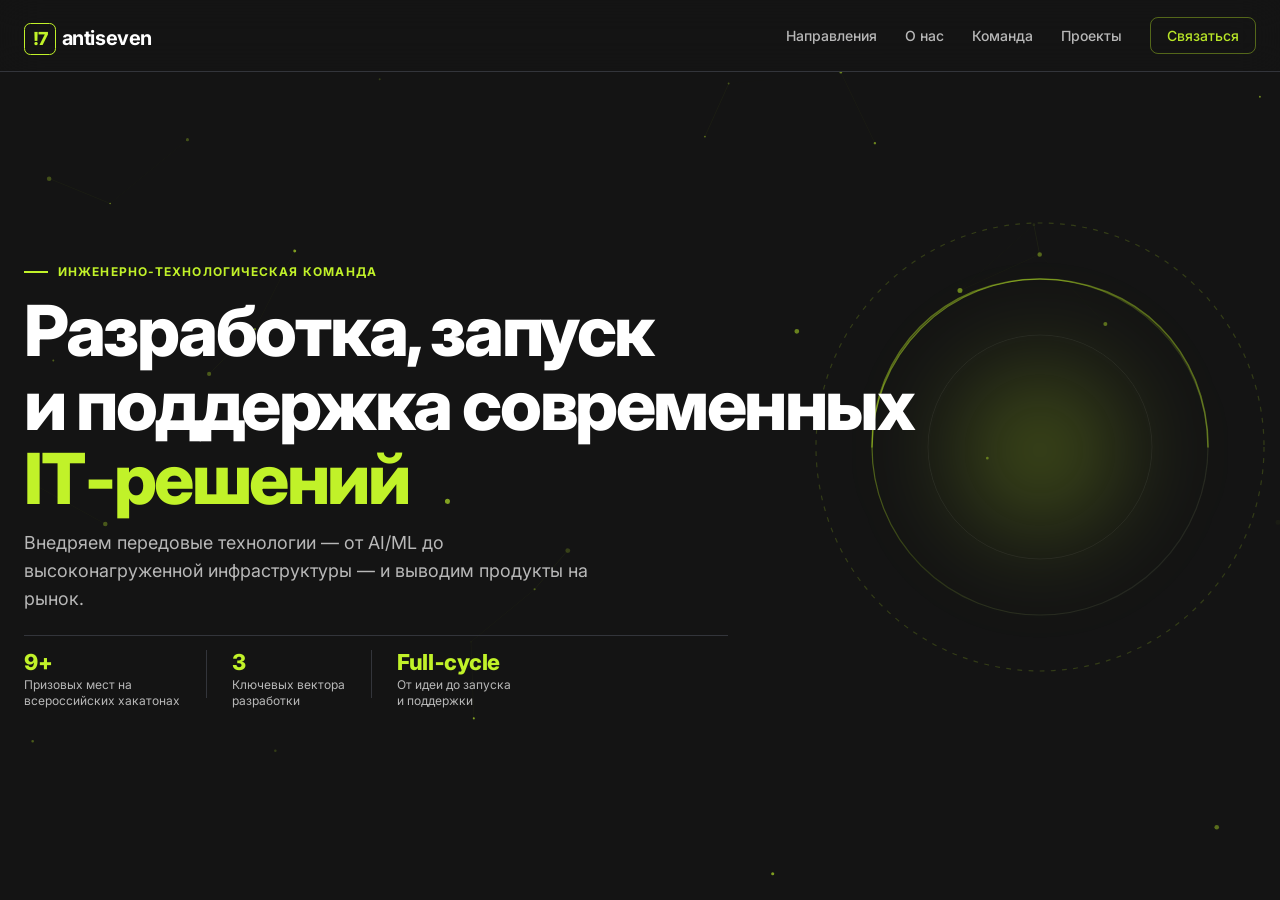
<file: index.html>
<!DOCTYPE html>
<html lang="ru">
<head>
  <meta charset="UTF-8" />
  <meta name="viewport" content="width=device-width, initial-scale=1.0, maximum-scale=1.0, user-scalable=no" />
  <meta name="theme-color" content="#141414" />
  <title>Antiseven — Разработка и запуск IT-решений</title>
  <meta name="description" content="Antiseven — команда по разработке, запуску и поддержке современных IT-решений. Web/Native, AI/ML-интеграции, продуктовая аналитика." />
  <meta name="yandex-verification" content="0733d2f817632b8b" />

    <script type="application/ld+json">
  {
    "@context": "https://schema.org",
    "@type": "WebSite",
    "name": "Antiseven",
    "alternateName": ["Anti7", "Antiseven — Разработка и запуск IT-решений"],
    "url": "https://antiseven.is-a.dev/"
  }
  </script>

  <!-- Preload only above-the-fold images (slide 1 & 4) -->
  <link rel="preload" as="image" href="assets/avatars/valeriy.webp" />
  <link rel="preload" as="image" href="assets/avatars/yaroslav.webp" />
  <link rel="preload" as="image" href="assets/projects/nuclear_it_hack.webp" fetchpriority="high" />

  <link rel="preconnect" href="https://fonts.googleapis.com" />
  <link rel="preconnect" href="https://fonts.gstatic.com" crossorigin />
  <link href="https://fonts.googleapis.com/css2?family=Inter:wght@400;500;600;700;800&display=swap" rel="stylesheet" />

  <link rel="stylesheet" href="style.css" />
</head>
<body>

  <canvas id="particle-canvas" class="global-particle-canvas" aria-hidden="true"></canvas>

  <header class="site-header" id="site-header">
    <div class="header-inner">
      <a href="#slide-1" class="header-logo"><span class="logo-mark">!7</span> <span class="logo-name">antiseven</span></a>
      <nav class="header-nav">
        <a href="#slide-2" class="nav-link">Направления</a>
        <a href="#slide-3" class="nav-link">О нас</a>
        <a href="#slide-4" class="nav-link">Команда</a>
        <a href="#slide-5" class="nav-link" data-nav-target="projects">Проекты</a>
        <a href="#slide-8" class="nav-link nav-link--accent">Связаться</a>
      </nav>
      <button class="mobile-toggle" id="mobile-toggle" aria-label="Меню">
        <span></span><span></span>
      </button>
    </div>
  </header>

  <div class="mobile-menu" id="mobile-menu">
    <a href="#slide-1">Главная</a>
    <a href="#slide-2">Направления сотрудничества</a>
    <a href="#slide-3">О нашей команде</a>
    <a href="#slide-4">Команда</a>
    <a href="#slide-5">Проекты — Часть 1</a>
    <a href="#slide-6">Проекты — Часть 2</a>
    <a href="#slide-7">Проекты — Часть 3</a>
    <a href="#slide-8">Связаться</a>
  </div>

  <div class="slides-container" id="slides-container">

    <section class="slide-section" id="slide-1">
      <div class="hero-frame-graphic" aria-hidden="true">
        <svg viewBox="0 0 600 600" fill="none" xmlns="http://www.w3.org/2000/svg">
          <circle cx="300" cy="300" r="280" stroke="rgba(193, 242, 41, 0.18)" stroke-width="1.5" stroke-dasharray="6 8" />
          <circle cx="300" cy="300" r="210" stroke="url(#hero-circle-grad)" stroke-width="1.5" />
          <circle cx="300" cy="300" r="140" stroke="rgba(255, 255, 255, 0.08)" stroke-width="1" />
          <path d="M 90 300 C 90 180, 180 90, 300 90 C 420 90, 510 180, 510 300" stroke="rgba(193, 242, 41, 0.4)" stroke-width="2" stroke-linecap="round" />
          <defs>
            <linearGradient id="hero-circle-grad" x1="90" y1="90" x2="510" y2="510" gradientUnits="userSpaceOnUse">
              <stop stop-color="#C1F229" stop-opacity="0.6" />
              <stop offset="0.5" stop-color="#C1F229" stop-opacity="0.15" />
              <stop offset="1" stop-color="#FFFFFF" stop-opacity="0.05" />
            </linearGradient>
          </defs>
        </svg>
        <div class="hero-frame-glow"></div>
      </div>

      <div class="container slide-content">
        <div class="hero-kicker">Инженерно-технологическая команда</div>
        <h1 class="hero-title">
          Разработка, запуск<br />
          и поддержка современных<br />
          <span class="hero-title--accent">IT&#8209;решений</span>
        </h1>
        <p class="hero-sub">
          Внедряем передовые технологии — от AI/ML до высоконагруженной инфраструктуры — и выводим продукты на рынок.
        </p>

        <div class="hero-meta">
          <div class="hero-meta-item">
            <span class="meta-value">9+</span>
            <span class="meta-label">Призовых мест на<br />всероссийских хакатонах</span>
          </div>
          <div class="hero-meta-divider"></div>
          <div class="hero-meta-item">
            <span class="meta-value">3</span>
            <span class="meta-label">Ключевых вектора<br />разработки</span>
          </div>
          <div class="hero-meta-divider"></div>
          <div class="hero-meta-item">
            <span class="meta-value">Full&#8209;cycle</span>
            <span class="meta-label">От идеи до запуска<br />и поддержки</span>
          </div>
        </div>
      </div>
    </section>

    <section class="slide-section" id="slide-2">
      <div class="abstract-geometric-art" aria-hidden="true">
        <svg viewBox="0 0 500 500" fill="none" xmlns="http://www.w3.org/2000/svg">
          <circle cx="250" cy="250" r="230" stroke="rgba(193, 242, 41, 0.12)" stroke-width="1" stroke-dasharray="4 8" />
          <circle cx="250" cy="250" r="180" stroke="rgba(193, 242, 41, 0.22)" stroke-width="1.5" />
          <circle cx="250" cy="250" r="130" stroke="rgba(255, 255, 255, 0.08)" stroke-width="1" />
          <path d="M 50 250 A 200 200 0 0 1 450 250" stroke="url(#abstract-arc-grad-1)" stroke-width="2" stroke-linecap="round" />
          <path d="M 250 50 A 200 200 0 0 1 250 450" stroke="rgba(193, 242, 41, 0.25)" stroke-width="1.5" stroke-dasharray="8 6" />
          <polygon points="250,70 430,250 250,430 70,250" stroke="rgba(193, 242, 41, 0.35)" stroke-width="1.5" fill="rgba(193, 242, 41, 0.02)" />
          <polygon points="250,130 370,250 250,370 130,250" stroke="rgba(255, 255, 255, 0.06)" stroke-width="1" />
          <circle cx="250" cy="70" r="4" fill="#C1F229" />
          <circle cx="430" cy="250" r="4" fill="#C1F229" />
          <circle cx="250" cy="430" r="4" fill="#C1F229" />
          <circle cx="70" cy="250" r="4" fill="#C1F229" />
          <defs>
            <linearGradient id="abstract-arc-grad-1" x1="50" y1="50" x2="450" y2="450" gradientUnits="userSpaceOnUse">
              <stop stop-color="#C1F229" stop-opacity="0.8" />
              <stop offset="0.6" stop-color="#C1F229" stop-opacity="0.2" />
              <stop offset="1" stop-color="#FFFFFF" stop-opacity="0.05" />
            </linearGradient>
          </defs>
        </svg>
      </div>

      <div class="container slide-content">
        <div class="directions-editorial-layout">
          <div class="directions-header-block">
            <span class="directions-kicker">Ключевая экспертиза</span>
            <h2 class="directions-main-title">Направления сотрудничества</h2>
            <p class="directions-intro">
              Мы объединяем разработку, аналитику и AI-технологии в единый бесшовный процесс создания бизнес-продуктов.
            </p>
          </div>

          <div class="directions-paragraphs-list">
            <div class="directions-item">
              <div class="directions-item-num">01</div>
              <div class="directions-item-content">
                <h3 class="directions-item-heading">Разработка Web/Native-решений под ключ</h3>
                <p class="directions-item-text">
                  Проектируем и создаём высоконагруженные веб-сервисы, нативные мобильные приложения и микросервисную архитектуру. Берем на себя полный цикл — от выбора стека и проектирования баз данных до автоматического CI/CD деплоя и бессрочного SRE-сопровождения.
                </p>
              </div>
            </div>

            <div class="directions-item">
              <div class="directions-item-num">02</div>
              <div class="directions-item-content">
                <h3 class="directions-item-heading">Продуктовая и бизнес-аналитика</h3>
                <p class="directions-item-text">
                  Исследуем пользовательские сценарии, формируем сквозную аналитику и проектируем выверенные продуктовые решения. Сопровождаем проект на каждом этапе развития, выстраивая прозрачные KPI и контрольные метрики эффективности для бизнеса.
                </p>
              </div>
            </div>

            <div class="directions-item">
              <div class="directions-item-num">03</div>
              <div class="directions-item-content">
                <h3 class="directions-item-heading">Внедрение современных AI/ML-технологий</h3>
                <p class="directions-item-text">
                  Интегрируем нейросети, системы компьютерного зрения (Computer Vision) и мультимодальные LLM-агенты напрямую в операционные процессы. Автоматизируем рутинную аналитику, обработку данных и генерацию контента для кратного роста продуктивности.
                </p>
              </div>
            </div>
          </div>
        </div>
      </div>
    </section>

    <section class="slide-section slide-section--bg-glow-center" id="slide-3">
      <div class="slide-bg-ambient slide-bg-ambient--center" aria-hidden="true"></div>
      <div class="container slide-content">
        <div class="about-hero-block">
          <span class="about-kicker">О нашей команде</span>
          <h2 class="about-hero-title">
            Мы — команда по запуску и поддержке IT-решений, специализирующаяся на разработке и сопровождении высококачественных продуктов для бизнеса
          </h2>
          
          <div class="about-quote-box">
            <p class="about-body">
              Мы работаем с акцентом на индивидуальные цели каждого клиента: разрабатываем архитектуру под ваши задачи, внедряем современные технологии и эффективно выводим готовый продукт на рынок.
            </p>
          </div>

          <div class="about-features-row">
            <div class="about-feature-item">
              <span class="feature-num">01</span>
              <h4 class="feature-title">Индивидуальные цели</h4>
              <p class="feature-desc">Каждый проект проектируется под точные требования и KPI вашего бизнеса.</p>
            </div>
            <div class="about-feature-item">
              <span class="feature-num">02</span>
              <h4 class="feature-title">Передовой стек</h4>
              <p class="feature-desc">Внедряем современные веб-технологии, AI/ML интеграции и облачную инфраструктуру.</p>
            </div>
            <div class="about-feature-item">
              <span class="feature-num">03</span>
              <h4 class="feature-title">Вывод в Prod &amp; Поддержка</h4>
              <p class="feature-desc">Не просто создаём продукт, а выводим его на рынок и обеспечиваем SRE-сопровождение.</p>
            </div>
          </div>
        </div>
      </div>
    </section>

    <section class="slide-section" id="slide-4">
      <div class="abstract-geometric-art" aria-hidden="true">
        <svg viewBox="0 0 500 500" fill="none" xmlns="http://www.w3.org/2000/svg">
          <circle cx="250" cy="250" r="230" stroke="rgba(193, 242, 41, 0.15)" stroke-width="1.5" stroke-dasharray="6 6" />
          <circle cx="250" cy="250" r="160" stroke="rgba(193, 242, 41, 0.25)" stroke-width="1" />
          <polygon points="250,50 450,250 250,450 50,250" stroke="rgba(255, 255, 255, 0.08)" stroke-width="1" />
          <circle cx="250" cy="50" r="4" fill="#C1F229" />
          <circle cx="450" cy="250" r="4" fill="#C1F229" />
        </svg>
      </div>

      <div class="container slide-content">
        <div class="team-storytelling-layout">
          <div class="directions-header-block">
            <span class="directions-kicker">Основатели и ключевые инженеры</span>
            <h2 class="directions-main-title">Команда</h2>
          </div>

          <div class="team-storytelling-paragraphs">
            <div class="team-storytelling-item">
              <div class="team-portrait-badge">
                <img src="assets/avatars/valeriy.webp" alt="Валерий Сафонов" loading="eager" fetchpriority="high" />
              </div>
              <div class="team-storytelling-body">
                <h3 class="team-storytelling-name">Валерий Сафонов <span class="team-storytelling-role">— Co-Founder · ML Engineer / Product-manager</span></h3>
                <p class="team-storytelling-desc">
                  Запустил 3+ успешных бизнес-решения. Специализируется в области Machine Learning и Data Science. Назван лучшим менеджером окружного этапа МПИТ-25/26 в Хабаровске. Выпускник Летней школы по анализу данных 2026 от ФКН Высшей школы экономики (ВШЭ).
                </p>
              </div>
            </div>

            <div class="team-storytelling-item">
              <div class="team-portrait-badge">
                <img src="assets/avatars/yaroslav.webp" alt="Ярослав Гаджиев" loading="eager" fetchpriority="high" />
              </div>
              <div class="team-storytelling-body">
                <h3 class="team-storytelling-name">Ярослав Гаджиев <span class="team-storytelling-role">— Co-Founder · Fullstack-dev / SRE Engineer</span></h3>
                <p class="team-storytelling-desc">
                  2+ коммерческих решения запущено напрямую в Production. Эксперт в области информационной безопасности, микросервисной архитектуре и облачных технологиях. Победитель и призер всероссийских олимпиад и командных хакатонов.
                </p>
              </div>
            </div>
          </div>
        </div>
      </div>
    </section>

    <section class="slide-section" id="slide-5" data-slide-group="projects">
      <div class="abstract-geometric-art" aria-hidden="true">
        <svg viewBox="0 0 500 500" fill="none" xmlns="http://www.w3.org/2000/svg">
          <circle cx="250" cy="250" r="210" stroke="rgba(193, 242, 41, 0.15)" stroke-width="1.5" stroke-dasharray="6 6" />
          <circle cx="250" cy="250" r="150" stroke="rgba(193, 242, 41, 0.25)" stroke-width="1" />
          <path d="M 100 250 C 150 100, 350 100, 400 250 C 350 400, 150 400, 100 250 Z" stroke="rgba(193, 242, 41, 0.3)" stroke-width="1.5" />
          <circle cx="250" cy="100" r="4" fill="#C1F229" />
          <circle cx="400" cy="250" r="4" fill="#C1F229" />
        </svg>
      </div>

      <div class="container slide-content">
        <div class="projects-editorial-layout projects-editorial-layout--left">
          <div class="section-header">
            <h2 class="section-title">Партнёрские проекты</h2>
          </div>

          <div class="projects-editorial-list">
            <article class="project-editorial-row">
              <div class="project-editorial-photo">
                <img src="assets/projects/nuclear_it_hack.webp" alt="Nuclear IT hack" loading="eager" fetchpriority="high" />
              </div>
              <div class="project-editorial-content">
                <div class="project-editorial-meta">
                  <span class="project-partner-tag">КРОК</span>
                  <span class="project-award-badge">3 место</span>
                </div>
                <span class="project-context-label">В рамках Nuclear IT hack 2026 реализовано:</span>
                <h3 class="project-editorial-title">Интеллектуальная система оценки эффективности внедрения AI-решений в корпоративном секторе</h3>
                <p class="project-editorial-desc">
                  Разработана dashboard-система для бизнес-аналитики AI-интеграций в реальном времени с автоматическим расчётом эффективности внедрения моделей.
                </p>
              </div>
            </article>

            <article class="project-editorial-row">
              <div class="project-editorial-photo">
                <img src="assets/projects/lsad-hse.webp" alt="Летняя школа ВШЭ" loading="lazy" />
              </div>
              <div class="project-editorial-content">
                <div class="project-editorial-meta">
                  <span class="project-partner-tag">МТС</span>
                  <span class="project-award-badge">2 место</span>
                </div>
                <span class="project-context-label">В рамках Летней школы ВШЭ по анализу данных 2026 реализовано:</span>
                <h3 class="project-editorial-title">Интеллектуальная система компьютерного зрения в ритейл-сценах</h3>
                <p class="project-editorial-desc">
                  CV-система детекции и подсчета товаров, оптимизированная для работы в реальном времени и распознавания номенклатурных позиций.
                </p>
              </div>
            </article>

            <article class="project-editorial-row">
              <div class="project-editorial-photo">
                <img src="assets/projects/rosatom.webp" alt="Росатом" loading="lazy" />
              </div>
              <div class="project-editorial-content">
                <div class="project-editorial-meta">
                  <span class="project-partner-tag">Росатом · НВАЭС</span>
                  <span class="project-award-badge">3 место</span>
                </div>
                <span class="project-context-label">В рамках смены «Мирный атом» реализовано:</span>
                <h3 class="project-editorial-title">Информационный портал о развитии атомной отрасли и строительных проектах Росатома</h3>
                <p class="project-editorial-desc">
                  Сайт с научно-популярным контентом по ядерным технологиям и современным достижениям Росатома.
                </p>
              </div>
            </article>
          </div>
        </div>
      </div>
    </section>

    <section class="slide-section" id="slide-6" data-slide-group="projects">
      <div class="abstract-geometric-art" aria-hidden="true">
        <svg viewBox="0 0 500 500" fill="none" xmlns="http://www.w3.org/2000/svg">
          <circle cx="250" cy="250" r="220" stroke="rgba(193, 242, 41, 0.18)" stroke-width="1.5" />
          <polygon points="250,50 450,250 250,450 50,250" stroke="rgba(193, 242, 41, 0.25)" stroke-width="1.5" fill="rgba(193, 242, 41, 0.02)" />
          <circle cx="250" cy="250" r="100" stroke="rgba(255, 255, 255, 0.08)" stroke-width="1" stroke-dasharray="4 6" />
        </svg>
      </div>

      <div class="container slide-content">
        <div class="projects-editorial-layout projects-editorial-layout--right">
          <div class="section-header">
            <h2 class="section-title">Партнёрские проекты</h2>
          </div>

          <div class="projects-editorial-list">
            <article class="project-editorial-row project-editorial-row--mirrored">
              <div class="project-editorial-photo">
                <img src="assets/projects/vsu-abitur.webp" alt="Абитуриент ВГУ" loading="lazy" />
              </div>
              <div class="project-editorial-content">
                <div class="project-editorial-meta">
                  <span class="project-partner-tag">ФКН ВГУ</span>
                  <span class="project-award-badge">2 место</span>
                </div>
                <span class="project-context-label">В рамках регионального этапа МПИТ-25/26 реализовано:</span>
                <h3 class="project-editorial-title">Онлайн-сервис для абитуриентов ВГУ</h3>
                <p class="project-editorial-desc">
                  Цифровой портал для ознакомления с вузом и персональным подбором образовательных траекторий обучения.
                </p>
              </div>
            </article>

            <article class="project-editorial-row project-editorial-row--mirrored">
              <div class="project-editorial-photo">
                <img src="assets/projects/vsu-liter.webp" alt="Литература ВГУ" loading="lazy" />
              </div>
              <div class="project-editorial-content">
                <div class="project-editorial-meta">
                  <span class="project-partner-tag">ФКН ВГУ</span>
                  <span class="project-award-badge">3 место</span>
                </div>
                <span class="project-context-label">В рамках регионального этапа МПИТ-24/25 реализовано:</span>
                <h3 class="project-editorial-title">Telegram-сервис по ознакомлению с историей литературы Воронежа</h3>
                <p class="project-editorial-desc">
                  Telegram-сервис с подключенной бонусной системой, картой и статьями по памятникам и важным местам литературы Воронежа.
                </p>
              </div>
            </article>

            <article class="project-editorial-row project-editorial-row--mirrored">
              <div class="project-editorial-photo">
                <img src="assets/projects/mpit.webp" alt="Команда МПИТ" loading="lazy" />
              </div>
              <div class="project-editorial-content">
                <div class="project-editorial-meta">
                  <span class="project-partner-tag">Команда МПИТ</span>
                  <span class="project-award-badge">3 место</span>
                </div>
                <span class="project-context-label">В рамках окружного этапа МПИТ-25/26 реализовано:</span>
                <h3 class="project-editorial-title">Генеративная платформа персонализированного контента по праздничной тематике</h3>
                <p class="project-editorial-desc">
                  AI-сервис на основе LLM и GAN архитектур для генерации персонализированного контента, фото и видео открыток.
                </p>
              </div>
            </article>
          </div>
        </div>
      </div>
    </section>

    <section class="slide-section" id="slide-7" data-slide-group="projects">
      <div class="abstract-geometric-art" aria-hidden="true">
        <svg viewBox="0 0 500 500" fill="none" xmlns="http://www.w3.org/2000/svg">
          <circle cx="250" cy="250" r="230" stroke="rgba(193, 242, 41, 0.15)" stroke-width="1" stroke-dasharray="8 6" />
          <path d="M 50 250 C 150 150, 350 350, 450 250" stroke="rgba(193, 242, 41, 0.3)" stroke-width="2" stroke-linecap="round" />
          <circle cx="250" cy="250" r="140" stroke="rgba(255, 255, 255, 0.08)" stroke-width="1" />
        </svg>
      </div>

      <div class="container slide-content">
        <div class="projects-editorial-layout projects-editorial-layout--left">
          <div class="section-header">
            <h2 class="section-title">Партнёрские проекты</h2>
          </div>

          <div class="projects-editorial-list">
            <article class="project-editorial-row">
              <div class="project-editorial-photo">
                <img src="assets/projects/vrn-ctf.webp" alt="VRN-CTF" loading="lazy" />
              </div>
              <div class="project-editorial-content">
                <div class="project-editorial-meta">
                  <span class="project-partner-tag">ФКН ВГУ &amp; Правительство ВО</span>
                  <span class="project-award-badge">4 место</span>
                </div>
                <span class="project-context-label">В рамках VRN-CTF 2026 реализовано:</span>
                <h3 class="project-editorial-title">Всероссийский чемпионат по информационной безопасности</h3>
                <p class="project-editorial-desc">
                  Достижения в области анализа Web-уязвимостей и Reverse-инжиниринга.
                </p>
              </div>
            </article>

            <article class="project-editorial-row">
              <div class="project-editorial-photo">
                <img src="assets/projects/ctf-vsu.webp" alt="CTF-соревнования" loading="lazy" />
              </div>
              <div class="project-editorial-content">
                <div class="project-editorial-meta">
                  <span class="project-partner-tag">ФКН ВГУ</span>
                  <span class="project-award-badge">1-е и призовые места</span>
                </div>
                <span class="project-context-label">В рамках отборочных этапам на финал VRN-CTF реализовано:</span>
                <h3 class="project-editorial-title">Региональные этапы соревнований по информационной безопасности</h3>
                <p class="project-editorial-desc">
                  2 призовых и 1 первое место на сезонных и тематических CTF-состязаниях.
                </p>
              </div>
            </article>

            <article class="project-editorial-row">
              <div class="project-editorial-photo">
                <img src="assets/projects/wata.webp" alt="Wata" loading="lazy" />
              </div>
              <div class="project-editorial-content">
                <div class="project-editorial-meta">
                  <span class="project-partner-tag">WATA</span>
                  <span class="project-award-badge">4 место</span>
                </div>
                <span class="project-context-label">В рамках финального этапа МПИТ-25/26 реализовано:</span>
                <h3 class="project-editorial-title">AI-дашборд для организации личных дел и проектов</h3>
                <p class="project-editorial-desc">
                  Система с планированием дел и персональным AI-помощником.
                </p>
              </div>
            </article>
          </div>
        </div>
      </div>
    </section>

    <section class="slide-section slide-section--cta" id="slide-8">
      <div class="cta-lines" aria-hidden="true">
        <span></span><span></span><span></span>
      </div>
      <div class="container slide-content cta-slide-content">
        <div class="cta-inner">
          <div class="cta-dot" aria-hidden="true"></div>
          <h2 class="cta-title">Есть идея?<br /><span class="cta-title--accent">Начните уже сегодня</span></h2>
          <p class="cta-desc">Мы открыты к партнерской и проектной разработке. Напишите в Telegram — обсудим идею и предложим решение.</p>
          <a href="https://t.me/valera_durov" class="cta-button" target="_blank" rel="noopener">Написать в Telegram (@valera_durov)</a>

          <div class="cta-socials">
            <a href="https://github.com/anti-seven" class="cta-social-link" target="_blank" rel="noopener" aria-label="GitHub">
              <svg width="18" height="18" viewBox="0 0 24 24" fill="currentColor" aria-hidden="true">
                <path d="M12 2C6.477 2 2 6.477 2 12c0 4.418 2.865 8.166 6.839 9.489.5.092.682-.217.682-.482 0-.237-.009-.866-.013-1.7-2.782.603-3.369-1.342-3.369-1.342-.454-1.154-1.11-1.462-1.11-1.462-.908-.62.069-.608.069-.608 1.003.07 1.531 1.03 1.531 1.03.892 1.529 2.341 1.087 2.91.831.092-.646.35-1.086.636-1.336-2.22-.253-4.555-1.11-4.555-4.943 0-1.091.39-1.984 1.029-2.683-.103-.253-.446-1.27.098-2.647 0 0 .84-.269 2.75 1.025A9.578 9.578 0 0 1 12 6.836a9.59 9.59 0 0 1 2.504.337c1.909-1.294 2.747-1.025 2.747-1.025.546 1.377.203 2.394.1 2.647.64.699 1.028 1.592 1.028 2.683 0 3.842-2.339 4.687-4.566 4.935.359.309.678.919.678 1.852 0 1.336-.012 2.415-.012 2.743 0 .267.18.578.688.48C19.138 20.163 22 16.418 22 12c0-5.523-4.477-10-10-10z"/>
              </svg>
              GitHub
            </a>
            <a href="mailto:anti7.it@proton.me" class="cta-social-link" aria-label="Proton Mail">
              <svg width="18" height="18" viewBox="0 0 24 24" fill="currentColor" aria-hidden="true">
                <path d="M3 5a2 2 0 0 1 2-2h14a2 2 0 0 1 2 2v.5L12 12 3 5.5V5zm0 2.969V19a2 2 0 0 0 2 2h14a2 2 0 0 0 2-2V7.969l-9 6.75-9-6.75z"/>
              </svg>
              Email
            </a>
            <a href="https://profiles.cloudflare.com/antiseven" class="cta-social-link" target="_blank" rel="noopener" aria-label="Cloudflare">
              <svg width="18" height="18" viewBox="0 0 24 24" fill="currentColor" aria-hidden="true">
                <path d="M16.623 15.934c.13-.452.08-.867-.143-1.176-.204-.285-.528-.452-.912-.468l-7.411-.092c-.047 0-.088-.023-.11-.06a.144.144 0 0 1-.012-.125c.03-.073.108-.12.19-.12l7.479-.093c.886-.042 1.846-.76 2.182-1.633l.426-1.113a.258.258 0 0 0 .014-.16 5.972 5.972 0 0 0-11.476.787A3.478 3.478 0 0 0 4.5 15.518a3.48 3.48 0 0 0 3.477 3.48h8.412c.86 0 1.638-.563 1.9-1.37l.334-1.694z"/>
              </svg>
              Wallet
            </a>
          </div>
        </div>

        <footer class="slide-footer">
          <span class="footer-copy">&copy; 2026 Antiseven — Все права защищены</span>
          <a href="#slide-1" class="footer-up">Наверх &uarr;</a>
        </footer>
      </div>
    </section>

  </div>

  <script src="script.js" defer></script>
</body>
</html>
</file>
<file: style.css>
:root {
  --color-bg:          #141414;
  --color-elevation-1: #1c1d20;
  --color-elevation-2: #24262b;
  --color-elevation-3: #32353d;
  --color-text:        #ffffff;
  --color-text-muted:  #b8b8b8;
  --color-text-dim:    #737373;
  --color-border:      #33353b;
  --color-accent:      #c1f229;
  --color-accent-rgb:  193, 242, 41;
  --color-accent-dark: #0a0a0a;

  --font: 'Inter', -apple-system, BlinkMacSystemFont, 'Segoe UI', system-ui, sans-serif;

  --container-max: 1280px;
  --header-height: 4.5rem;

  --ease:     cubic-bezier(0.16, 1, 0.3, 1);
  --duration: .75s;
}

*, *::before, *::after {
  box-sizing: border-box;
  margin: 0;
  padding: 0;
}

html, body {
  height: 100%;
  width: 100%;
  overflow-x: hidden !important;
  font-family: var(--font);
  font-size: 1rem;
  font-weight: 400;
  line-height: 1.5;
  color: var(--color-text);
  background-color: var(--color-bg);
  -webkit-font-smoothing: antialiased;
  -moz-osx-font-smoothing: grayscale;
}

a { color: inherit; text-decoration: none; }
img { display: block; max-width: 100%; height: auto; }
ul, ol { list-style: none; }
button { font-family: inherit; cursor: pointer; border: none; background: none; }

.container {
  max-width: var(--container-max);
  margin: 0 auto;
  padding: 0 1.5rem;
  width: 100%;
  box-sizing: border-box;
}

.global-particle-canvas {
  position: fixed;
  inset: 0;
  width: 100vw;
  height: 100vh;
  pointer-events: none;
  z-index: 0;
}

.slides-container {
  height: 100vh;
  height: 100dvh;
  overflow-y: scroll;
  overflow-x: hidden !important;
  scroll-snap-type: y mandatory;
  scroll-behavior: smooth;
  -webkit-overflow-scrolling: touch;
  position: relative;
  z-index: 1;
}

.slide-section {
  min-height: 100vh;
  min-height: 100dvh;
  height: 100vh;
  height: 100dvh;
  scroll-snap-align: start;
  scroll-snap-stop: always;
  overflow-x: hidden !important;
  overflow-y: visible;
  position: relative;
  display: flex;
  align-items: center;
  justify-content: center;
  box-sizing: border-box;
  padding-top: var(--header-height);
  /* Isolate layout computation to each slide */
  contain: layout style;
}

.slide-content {
  width: 100%;
  display: flex;
  flex-direction: column;
  justify-content: center;
  position: relative;
  z-index: 1;
  overflow: visible;
}

.slide-bg-ambient {
  position: absolute;
  pointer-events: none;
  z-index: 0;
  border-radius: 50%;
  filter: blur(80px);
  opacity: .09;
  border: 1px solid rgba(var(--color-accent-rgb), 0.2);
  mask-image: radial-gradient(circle, #000 40%, transparent 90%);
  -webkit-mask-image: radial-gradient(circle, #000 40%, transparent 90%);
  will-change: transform;
}

.slide-bg-ambient--center {
  top: 15%; right: 15%;
  width: 48vw; height: 48vw; max-width: 520px;
  background: radial-gradient(circle, rgba(var(--color-accent-rgb), 0.6) 0%, rgba(20,20,20,0) 70%);
}

.section-header {
  margin-bottom: clamp(1rem, 2.5vh, 1.75rem);
  flex-shrink: 0;
}
.section-title {
  font-size: clamp(2.25rem, 4vw, 3.25rem);
  font-weight: 800;
  line-height: 1.08;
  letter-spacing: -.03em;
  margin-bottom: .2rem;
}
.section-subtitle {
  font-size: clamp(.9375rem, 1.3vw, 1.125rem);
  color: var(--color-text-muted);
}

.reveal {
  opacity: 0;
  transform: translateY(1.25rem);
  transition: opacity var(--duration) var(--ease),
              transform var(--duration) var(--ease);
  will-change: transform, opacity;
}
.reveal.is-visible {
  opacity: 1;
  transform: translateY(0);
  will-change: auto;
}

.site-header {
  position: fixed;
  top: 0; left: 0; right: 0;
  z-index: 100;
  height: var(--header-height);
  display: flex;
  align-items: center;
  background-color: rgba(20,20,20,.85);
  backdrop-filter: blur(20px);
  -webkit-backdrop-filter: blur(20px);
  border-bottom: 1px solid var(--color-border);
}

.header-inner {
  max-width: var(--container-max);
  width: 100%;
  margin: 0 auto;
  padding: 0 1.5rem;
  display: flex;
  align-items: center;
  justify-content: space-between;
}

.header-logo {
  font-weight: 800;
  font-size: 1.625rem;
  letter-spacing: -.04em;
  color: var(--color-text);
}

.logo-mark {
  display: inline-flex;
  align-items: center;
  justify-content: center;
  width: 2rem;
  height: 2rem;
  border: 1.5px solid var(--color-accent);
  border-radius: .4rem;
  color: var(--color-accent);
  font-size: 1.125rem;
  line-height: 1;
}

.logo-name {
  font-size: 1.25rem;
  font-weight: 700;
  color: var(--color-text);
  letter-spacing: -.02em;
  margin-left: .1rem;
}

.header-nav {
  display: flex;
  gap: 1.75rem;
  align-items: center;
}

.nav-link {
  font-size: .875rem;
  font-weight: 500;
  color: var(--color-text-muted);
  transition: color .2s var(--ease);
  position: relative;
}
.nav-link:hover { color: var(--color-text); }
.nav-link.active { color: var(--color-text); }
.nav-link::after {
  content: '';
  position: absolute;
  bottom: -.2rem; left: 0;
  width: 0; height: 1px;
  background: var(--color-accent);
  transition: width .3s var(--ease);
}
.nav-link:hover::after, .nav-link.active::after { width: 100%; }

.nav-link--accent {
  color: var(--color-accent);
  border: 1px solid rgba(var(--color-accent-rgb), .4);
  border-radius: .5rem;
  padding: .45rem 1rem;
  opacity: .95;
}
.nav-link--accent::after { display: none; }
.nav-link--accent:hover {
  opacity: 1;
  background: rgba(var(--color-accent-rgb), .08);
}

.mobile-toggle {
  display: none;
  flex-direction: column;
  gap: 5px;
  padding: .5rem;
}
.mobile-toggle span {
  display: block;
  width: 22px; height: 1.5px;
  background: var(--color-text);
  transition: transform .3s var(--ease), opacity .2s;
}
.mobile-toggle.is-active span:first-child { transform: translateY(3.25px) rotate(45deg); }
.mobile-toggle.is-active span:last-child  { transform: translateY(-3.25px) rotate(-45deg); }

.mobile-menu {
  display: none;
  position: fixed;
  inset: 0;
  z-index: 99;
  background: var(--color-bg);
  flex-direction: column;
  align-items: center;
  justify-content: center;
  gap: 1.25rem;
  opacity: 0;
  pointer-events: none;
  transition: opacity .3s var(--ease);
}
.mobile-menu.is-open { opacity: 1; pointer-events: all; }
.mobile-menu a {
  font-size: 1.25rem;
  font-weight: 600;
  color: var(--color-text-muted);
  transition: color .2s;
}
.mobile-menu a:hover { color: var(--color-text); }

/* SLIDE 1 (Hero) */
.hero-frame-graphic {
  position: absolute;
  top: 50%;
  right: 0;
  transform: translateY(-50%);
  width: 42vw;
  max-width: 480px;
  pointer-events: none;
  z-index: 0;
  will-change: transform;
}
.hero-frame-graphic svg { width: 100%; height: auto; }
.hero-frame-glow {
  position: absolute;
  top: 20%; left: 20%;
  width: 60%; height: 60%;
  background: radial-gradient(circle, rgba(var(--color-accent-rgb), 0.28) 0%, rgba(193, 242, 41, 0.05) 50%, rgba(20, 20, 20, 0) 75%);
  border-radius: 50%;
  filter: blur(35px);
  pointer-events: none;
}

.hero-kicker {
  display: inline-flex;
  align-items: center;
  gap: .6rem;
  font-size: .75rem;
  font-weight: 700;
  letter-spacing: .1em;
  text-transform: uppercase;
  color: var(--color-accent);
  margin-bottom: clamp(.75rem, 1.5vh, 1.25rem);
}
.hero-kicker::before {
  content: '';
  display: block;
  width: 1.5rem;
  height: 2px;
  background: var(--color-accent);
}

.hero-title {
  font-size: clamp(2.25rem, 5.5vw, 4.5rem);
  font-weight: 800;
  line-height: 1.05;
  letter-spacing: -.035em;
  margin-bottom: clamp(.75rem, 1.5vh, 1.25rem);
}
.hero-title--accent { color: var(--color-accent); }

.hero-sub {
  font-size: clamp(.9375rem, 1.4vw, 1.125rem);
  color: var(--color-text-muted);
  max-width: 36rem;
  line-height: 1.55;
  margin-bottom: clamp(1.25rem, 2.5vh, 2rem);
}

.hero-meta {
  display: flex;
  align-items: flex-start;
  gap: clamp(1rem, 2vw, 2rem);
  padding-top: clamp(.75rem, 1.5vh, 1.25rem);
  border-top: 1px solid var(--color-border);
  max-width: 44rem;
}
.hero-meta-divider {
  width: 1px;
  height: 3rem;
  background: var(--color-border);
  flex-shrink: 0;
}
.hero-meta-item {
  display: flex;
  flex-direction: column;
  gap: .2rem;
}
.meta-value {
  font-size: 1.375rem;
  font-weight: 800;
  line-height: 1.1;
  color: var(--color-accent);
  letter-spacing: -.02em;
}
.meta-label {
  font-size: .75rem;
  color: var(--color-text-muted);
  line-height: 1.35;
}

.abstract-geometric-art {
  position: absolute;
  top: 50%;
  right: 0;
  transform: translateY(-50%);
  width: 40vw;
  max-width: 440px;
  pointer-events: none;
  z-index: 0;
  will-change: transform;
}
.abstract-geometric-art svg { width: 100%; height: auto; }

/* SLIDE 2: Направления сотрудничества */
.directions-editorial-layout {
  position: relative;
  z-index: 1;
  max-width: 56rem;
}

.directions-header-block {
  margin-bottom: clamp(1.5rem, 3vh, 2.5rem);
}

.directions-kicker {
  display: inline-block;
  font-size: .875rem;
  font-weight: 700;
  letter-spacing: .1em;
  text-transform: uppercase;
  color: var(--color-accent);
  margin-bottom: .4rem;
}

.directions-main-title {
  font-size: clamp(2.25rem, 4.5vw, 3.75rem);
  font-weight: 800;
  line-height: 1.08;
  letter-spacing: -.03em;
  margin-bottom: .75rem;
}

.directions-intro {
  font-size: clamp(1.125rem, 1.6vw, 1.35rem);
  color: var(--color-text-muted);
  line-height: 1.55;
}

.directions-paragraphs-list {
  display: flex;
  flex-direction: column;
  gap: clamp(1.5rem, 2.8vh, 2.25rem);
}

.directions-item {
  display: flex;
  align-items: flex-start;
  gap: 1.5rem;
  padding-left: 1.25rem;
  border-left: 2.5px solid rgba(var(--color-accent-rgb), 0.45);
  transition: border-color .3s var(--ease), transform .3s var(--ease);
  will-change: transform;
}
.directions-item:hover {
  border-color: var(--color-accent);
  transform: translateX(6px);
}

.directions-item-num {
  font-size: 1.125rem;
  font-weight: 800;
  color: var(--color-accent);
  letter-spacing: .06em;
  padding-top: .15rem;
  flex-shrink: 0;
}

.directions-item-content {
  display: flex;
  flex-direction: column;
  gap: .4rem;
}

.directions-item-heading {
  font-size: clamp(1.25rem, 2vw, 1.625rem);
  font-weight: 800;
  line-height: 1.25;
  letter-spacing: -.02em;
}

.directions-item-text {
  font-size: clamp(1rem, 1.3vw, 1.15rem);
  color: var(--color-text-muted);
  line-height: 1.65;
}

/* SLIDE 3: О нашей команде */
.about-hero-block {
  max-width: 64rem;
  margin: 0 auto;
}

.about-kicker {
  display: inline-block;
  font-size: .9375rem;
  font-weight: 700;
  letter-spacing: .1em;
  text-transform: uppercase;
  color: var(--color-accent);
  margin-bottom: clamp(.6rem, 1.5vh, 1.25rem);
}

.about-hero-title {
  font-size: clamp(1.875rem, 3.8vw, 3.25rem);
  font-weight: 800;
  line-height: 1.18;
  letter-spacing: -.03em;
  margin-bottom: clamp(1.5rem, 3vh, 2rem);
  color: var(--color-text);
}

.about-quote-box {
  padding-left: 1.75rem;
  border-left: 3px solid var(--color-accent);
  margin-bottom: clamp(1.75rem, 3.5vh, 2.5rem);
}

.about-body {
  font-size: clamp(1.125rem, 1.6vw, 1.35rem);
  color: var(--color-text-muted);
  line-height: 1.65;
}

.about-features-row {
  display: grid;
  grid-template-columns: repeat(3, 1fr);
  gap: clamp(1.5rem, 3vw, 2.75rem);
  padding-top: clamp(1.5rem, 3vh, 2.25rem);
  border-top: 1px solid var(--color-border);
}

.about-feature-item {
  display: flex;
  flex-direction: column;
  gap: .5rem;
}

.feature-num {
  font-size: 1rem;
  font-weight: 700;
  color: var(--color-accent);
  letter-spacing: .05em;
}

.feature-title {
  font-size: clamp(1.125rem, 1.5vw, 1.35rem);
  font-weight: 700;
  letter-spacing: -.015em;
}

.feature-desc {
  font-size: clamp(.9375rem, 1.2vw, 1.0625rem);
  color: var(--color-text-muted);
  line-height: 1.6;
}

/* SLIDE 4: Команда */
.team-storytelling-layout {
  position: relative;
  z-index: 1;
  max-width: 56rem;
}

.team-storytelling-paragraphs {
  display: flex;
  flex-direction: column;
  gap: clamp(1.75rem, 3.5vh, 2.75rem);
}

.team-storytelling-item {
  display: flex;
  align-items: flex-start;
  gap: 1.5rem;
  padding-left: 1.25rem;
  border-left: 2.5px solid rgba(var(--color-accent-rgb), 0.45);
  transition: border-color .3s var(--ease), transform .3s var(--ease);
  will-change: transform;
}
.team-storytelling-item:hover {
  border-color: var(--color-accent);
  transform: translateX(6px);
}

.team-portrait-badge {
  width: 90px;
  height: 90px;
  border-radius: 50%;
  overflow: hidden;
  border: 2px solid var(--color-accent);
  flex-shrink: 0;
  background: var(--color-elevation-3);
  box-shadow: 0 0 20px rgba(var(--color-accent-rgb), 0.3);
}
.team-portrait-badge img {
  width: 100%;
  height: 100%;
  object-fit: cover;
  object-position: center top;
}

.team-storytelling-body {
  display: flex;
  flex-direction: column;
  gap: .45rem;
}

.team-storytelling-name {
  font-size: clamp(1.35rem, 2vw, 1.65rem);
  font-weight: 800;
  line-height: 1.25;
  letter-spacing: -.02em;
}

.team-storytelling-role {
  font-size: clamp(1rem, 1.3vw, 1.15rem);
  font-weight: 600;
  color: var(--color-accent);
}

.team-storytelling-desc {
  font-size: clamp(1.0625rem, 1.35vw, 1.2rem);
  color: var(--color-text-muted);
  line-height: 1.65;
}

/* SLIDES 5, 6, 7: Партнёрские проекты */
.projects-editorial-layout {
  position: relative;
  z-index: 1;
  max-width: 64rem;
  width: 100%;
}

.projects-editorial-layout--left {
  margin-right: auto;
  margin-left: 0;
}

.projects-editorial-layout--right {
  margin-left: auto;
  margin-right: 0;
  text-align: right;
}

.projects-editorial-list {
  display: flex;
  flex-direction: column;
  gap: clamp(1.25rem, 2.4vh, 1.625rem);
}

.project-editorial-row {
  display: grid;
  grid-template-columns: 180px 1fr;
  gap: 1.75rem;
  align-items: center;
  padding: clamp(1.125rem, 2vh, 1.5rem) clamp(1.35rem, 2.5vw, 2rem);
  background: rgba(28, 29, 32, 0.85);
  /* backdrop-filter only on desktop — removed on mobile via media query */
  backdrop-filter: blur(14px);
  border-left: 4px solid rgba(var(--color-accent-rgb), 0.55);
  border-top: 1px solid var(--color-border);
  border-right: 1px solid var(--color-border);
  border-bottom: 1px solid var(--color-border);
  border-radius: 1.25rem;
  transition: border-color .3s var(--ease), transform .3s var(--ease), background .3s var(--ease), box-shadow .3s var(--ease);
  will-change: transform;
}
.project-editorial-row:hover {
  border-left-color: var(--color-accent);
  background: rgba(36, 38, 43, 0.95);
  transform: translateX(6px);
  box-shadow: 0 16px 40px rgba(0, 0, 0, 0.5);
}

.project-editorial-row--mirrored {
  grid-template-columns: 1fr 180px;
  border-left: 1px solid var(--color-border);
  border-right: 4px solid rgba(var(--color-accent-rgb), 0.55);
}
.project-editorial-row--mirrored .project-editorial-photo {
  grid-column: 2;
  grid-row: 1;
}
.project-editorial-row--mirrored .project-editorial-content {
  grid-column: 1;
  grid-row: 1;
  align-items: flex-end;
}
.project-editorial-row--mirrored:hover {
  border-right-color: var(--color-accent);
  transform: translateX(-6px);
}

.project-editorial-photo {
  width: 180px;
  height: 120px;
  border-radius: .875rem;
  overflow: hidden;
  background: var(--color-elevation-3);
  flex-shrink: 0;
  border: 1px solid var(--color-border);
}
.project-editorial-photo img {
  width: 100%;
  height: 100%;
  object-fit: cover;
  object-position: center;
  transition: transform .5s var(--ease);
}
.project-editorial-row:hover .project-editorial-photo img {
  transform: scale(1.05);
}

.project-editorial-content {
  display: flex;
  flex-direction: column;
  gap: .35rem;
}

.project-editorial-meta {
  display: flex;
  align-items: center;
  gap: .75rem;
}

.project-partner-tag {
  font-size: .9375rem;
  font-weight: 800;
  text-transform: uppercase;
  letter-spacing: .08em;
  color: var(--color-accent);
}

.project-award-badge {
  font-size: .875rem;
  font-weight: 600;
  color: var(--color-text-muted);
  border: 1px solid var(--color-border);
  border-radius: .4rem;
  padding: .25rem .7rem;
  background: rgba(255, 255, 255, 0.05);
}

.project-context-label {
  font-size: .84375rem;
  font-weight: 500;
  color: var(--color-text-dim);
}

.project-editorial-title {
  font-size: clamp(1.125rem, 1.6vw, 1.375rem);
  font-weight: 800;
  line-height: 1.25;
  letter-spacing: -.018em;
}

.project-editorial-desc {
  font-size: clamp(.9375rem, 1.25vw, 1.0625rem);
  color: var(--color-text-muted);
  line-height: 1.55;
}

/* SLIDE 8: CTA & FOOTER */
.slide-section--cta {
  background: radial-gradient(ellipse 80% 50% at 50% 100%, rgba(var(--color-accent-rgb), 0.12), transparent);
}

.cta-lines {
  position: absolute;
  inset: 0;
  pointer-events: none;
}
.cta-lines span {
  position: absolute;
  left: 0; right: 0;
  height: 1px;
  background: linear-gradient(90deg, transparent, rgba(var(--color-accent-rgb), .18), transparent);
}
.cta-lines span:nth-child(1) { top: 20%; }
.cta-lines span:nth-child(2) { top: 50%; opacity: .6; }
.cta-lines span:nth-child(3) { top: 80%; }

.cta-slide-content {
  display: flex;
  flex-direction: column;
  justify-content: space-between;
  height: 100%;
  padding-bottom: 1.5rem;
}

.cta-inner {
  position: relative;
  z-index: 1;
  text-align: center;
  max-width: 40rem;
  margin: auto auto;
}

.cta-dot {
  width: .75rem;
  height: .75rem;
  border-radius: 50%;
  background: var(--color-accent);
  margin: 0 auto clamp(.75rem, 1.5vh, 1.25rem);
  box-shadow: 0 0 24px rgba(var(--color-accent-rgb), .6);
}

.cta-title {
  font-size: clamp(2.25rem, 5vw, 3.75rem);
  font-weight: 800;
  line-height: 1.08;
  letter-spacing: -.035em;
  margin-bottom: .75rem;
}
.cta-title--accent { color: var(--color-accent); }

.cta-desc {
  font-size: clamp(1rem, 1.5vw, 1.125rem);
  color: var(--color-text-muted);
  margin-bottom: clamp(1.25rem, 2.5vh, 2rem);
  line-height: 1.55;
}

.cta-button {
  display: inline-flex;
  align-items: center;
  justify-content: center;
  font-size: 1.0625rem;
  font-weight: 700;
  height: 3.5rem;
  padding: 0 2.25rem;
  border-radius: .75rem;
  background: var(--color-accent);
  color: var(--color-accent-dark);
  transition: transform .2s var(--ease), box-shadow .2s var(--ease);
}
.cta-button:hover {
  transform: scale(.98);
  box-shadow: 0 0 45px rgba(var(--color-accent-rgb), .45);
}
.cta-button:active { transform: scale(.95); }

.cta-socials {
  display: flex;
  align-items: center;
  justify-content: center;
  gap: 1.5rem;
  margin-top: 1.5rem;
  flex-wrap: wrap;
}

.cta-social-link {
  display: inline-flex;
  align-items: center;
  gap: .4rem;
  font-size: .875rem;
  font-weight: 500;
  color: var(--color-text-muted);
  transition: color .2s var(--ease);
}
.cta-social-link:hover { color: var(--color-accent); }

.slide-footer {
  display: flex;
  justify-content: space-between;
  align-items: center;
  border-top: 1px solid var(--color-border);
  padding-top: 1.25rem;
}
.footer-copy {
  font-size: .75rem;
  color: var(--color-text-dim);
}
.footer-up {
  font-size: .75rem;
  font-weight: 500;
  color: var(--color-text-muted);
  transition: color .2s;
}
.footer-up:hover { color: var(--color-accent); }

/* MOBILE RESPONSIVE ADAPTATION */
@media (max-width: 1024px) {
  .hero-frame-graphic { display: none; }
  .abstract-geometric-art { display: none; }
  .about-features-row { grid-template-columns: 1fr; gap: 1.25rem; }
}

@media (max-width: 768px) {
  :root {
    --header-height: 4rem;
  }

  .container {
    padding: 0 1.125rem;
  }

  .header-nav { display: none; }
  .mobile-toggle { display: flex; }
  .mobile-menu { display: flex; }

  .slide-section {
    min-height: 100dvh;
    height: auto;
    padding-top: calc(var(--header-height) + 1.25rem);
    padding-bottom: 2rem;
    box-sizing: border-box;
    scroll-snap-align: start;
    scroll-snap-stop: normal;
    /* Relax containment on mobile since height is auto */
    contain: style;
  }

  .slide-content {
    height: auto;
    max-height: none;
    overflow: visible;
  }

  /* Remove GPU-heavy backdrop-filter on mobile for better perf */
  .project-editorial-row {
    backdrop-filter: none;
    -webkit-backdrop-filter: none;
    background: rgba(28, 29, 32, 0.98);
  }

  /* Disable hover transforms on touch to avoid stuck states */
  .directions-item,
  .team-storytelling-item,
  .project-editorial-row {
    will-change: auto;
  }

  .hero-kicker { font-size: .7rem; }
  .hero-title {
    font-size: clamp(1.75rem, 7.5vw, 2.75rem);
    line-height: 1.1;
  }
  .hero-sub {
    font-size: .9375rem;
    line-height: 1.5;
    margin-bottom: 1.5rem;
  }

  .hero-meta {
    flex-direction: column;
    gap: .85rem;
    padding-top: 1rem;
    max-width: 100%;
  }
  .hero-meta-divider {
    width: 100%;
    height: 1px;
  }
  .meta-value { font-size: 1.25rem; }
  .meta-label { font-size: .75rem; }

  .directions-header-block {
    margin-bottom: 1.25rem;
  }
  .directions-main-title {
    font-size: clamp(1.75rem, 7vw, 2.35rem);
  }
  .directions-intro {
    font-size: 1rem;
  }
  .directions-paragraphs-list {
    gap: 1.25rem;
  }
  .directions-item {
    gap: .85rem;
    padding-left: .75rem;
  }
  .directions-item-heading {
    font-size: 1.15rem;
  }
  .directions-item-text {
    font-size: .9375rem;
    line-height: 1.6;
  }

  .about-hero-title {
    font-size: clamp(1.5rem, 6vw, 2.25rem);
    margin-bottom: 1.25rem;
  }
  .about-quote-box {
    padding-left: 1rem;
    margin-bottom: 1.5rem;
  }
  .about-body {
    font-size: 1rem;
    line-height: 1.6;
  }
  .about-features-row {
    padding-top: 1.25rem;
  }
  .feature-title { font-size: 1.125rem; }
  .feature-desc { font-size: .9375rem; }

  .team-storytelling-layout {
    max-width: 100%;
  }
  .team-storytelling-paragraphs {
    gap: 1.25rem;
  }
  .team-storytelling-item {
    flex-direction: column;
    gap: .75rem;
    padding-left: .75rem;
  }
  .team-portrait-badge {
    width: 64px;
    height: 64px;
  }
  .team-storytelling-name {
    font-size: 1.2rem;
  }
  .team-storytelling-role {
    display: block;
    margin-top: .15rem;
    font-size: .875rem;
  }
  .team-storytelling-desc {
    font-size: .95rem;
    line-height: 1.6;
  }

  .projects-editorial-layout,
  .projects-editorial-layout--left,
  .projects-editorial-layout--right {
    max-width: 100%;
    margin: 0;
    text-align: left !important;
  }

  .projects-editorial-list {
    gap: 1rem;
  }

  .project-editorial-row,
  .project-editorial-row--mirrored {
    grid-template-columns: 1fr !important;
    gap: .85rem;
    padding: 1rem;
    border-left: 3.5px solid rgba(var(--color-accent-rgb), 0.6) !important;
    border-right: 1px solid var(--color-border) !important;
    border-top: 1px solid var(--color-border) !important;
    border-bottom: 1px solid var(--color-border) !important;
    border-radius: .875rem;
    transform: none !important;
  }
  .project-editorial-row:hover,
  .project-editorial-row--mirrored:hover {
    transform: none !important;
  }

  .project-editorial-row--mirrored .project-editorial-photo {
    grid-column: 1 !important;
    grid-row: 1 !important;
  }
  .project-editorial-row--mirrored .project-editorial-content {
    grid-column: 1 !important;
    grid-row: 2 !important;
    align-items: flex-start !important;
  }

  .project-editorial-photo {
    width: 100%;
    height: 155px;
    border-radius: .625rem;
  }

  .project-editorial-meta {
    flex-wrap: wrap;
    gap: .4rem;
  }
  .project-partner-tag { font-size: .8125rem; }
  .project-award-badge { font-size: .75rem; padding: .15rem .45rem; }
  .project-context-label { font-size: .75rem; }
  .project-editorial-title { font-size: 1.0625rem; line-height: 1.3; }
  .project-editorial-desc { font-size: .9rem; line-height: 1.5; }

  .cta-slide-content {
    padding-bottom: 1rem;
  }
  .cta-title {
    font-size: clamp(1.75rem, 7vw, 2.5rem);
  }
  .cta-desc {
    font-size: .9375rem;
    margin-bottom: 1.5rem;
  }
  .cta-button {
    width: 100%;
    max-width: 320px;
    height: 3.25rem;
    font-size: .9375rem;
    padding: 0 1.25rem;
  }

  .slide-footer {
    flex-direction: column;
    gap: .75rem;
    text-align: center;
    padding-top: 1rem;
  }
}

@media (max-width: 480px) {
  .container {
    padding: 0 1rem;
  }

  .hero-title {
    font-size: 1.875rem;
  }

  .project-editorial-photo {
    height: 140px;
  }
}
</file>
